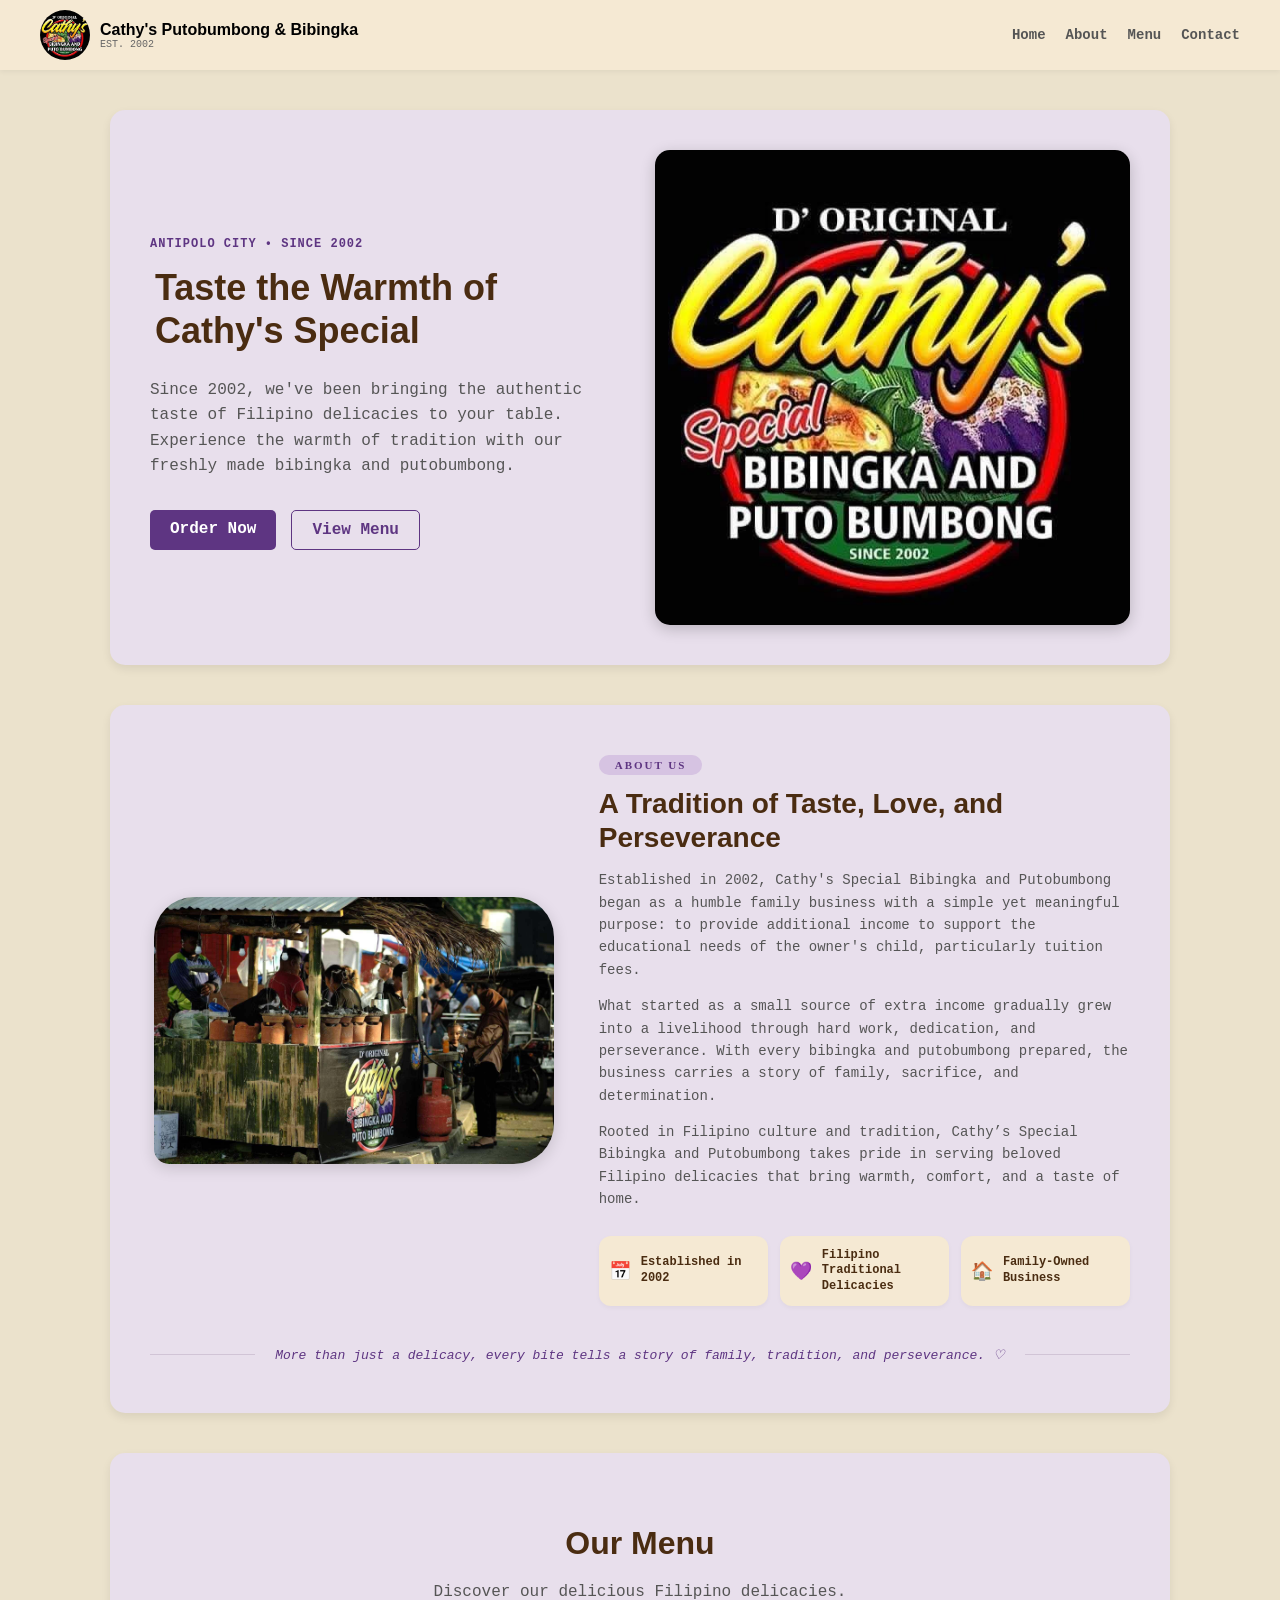
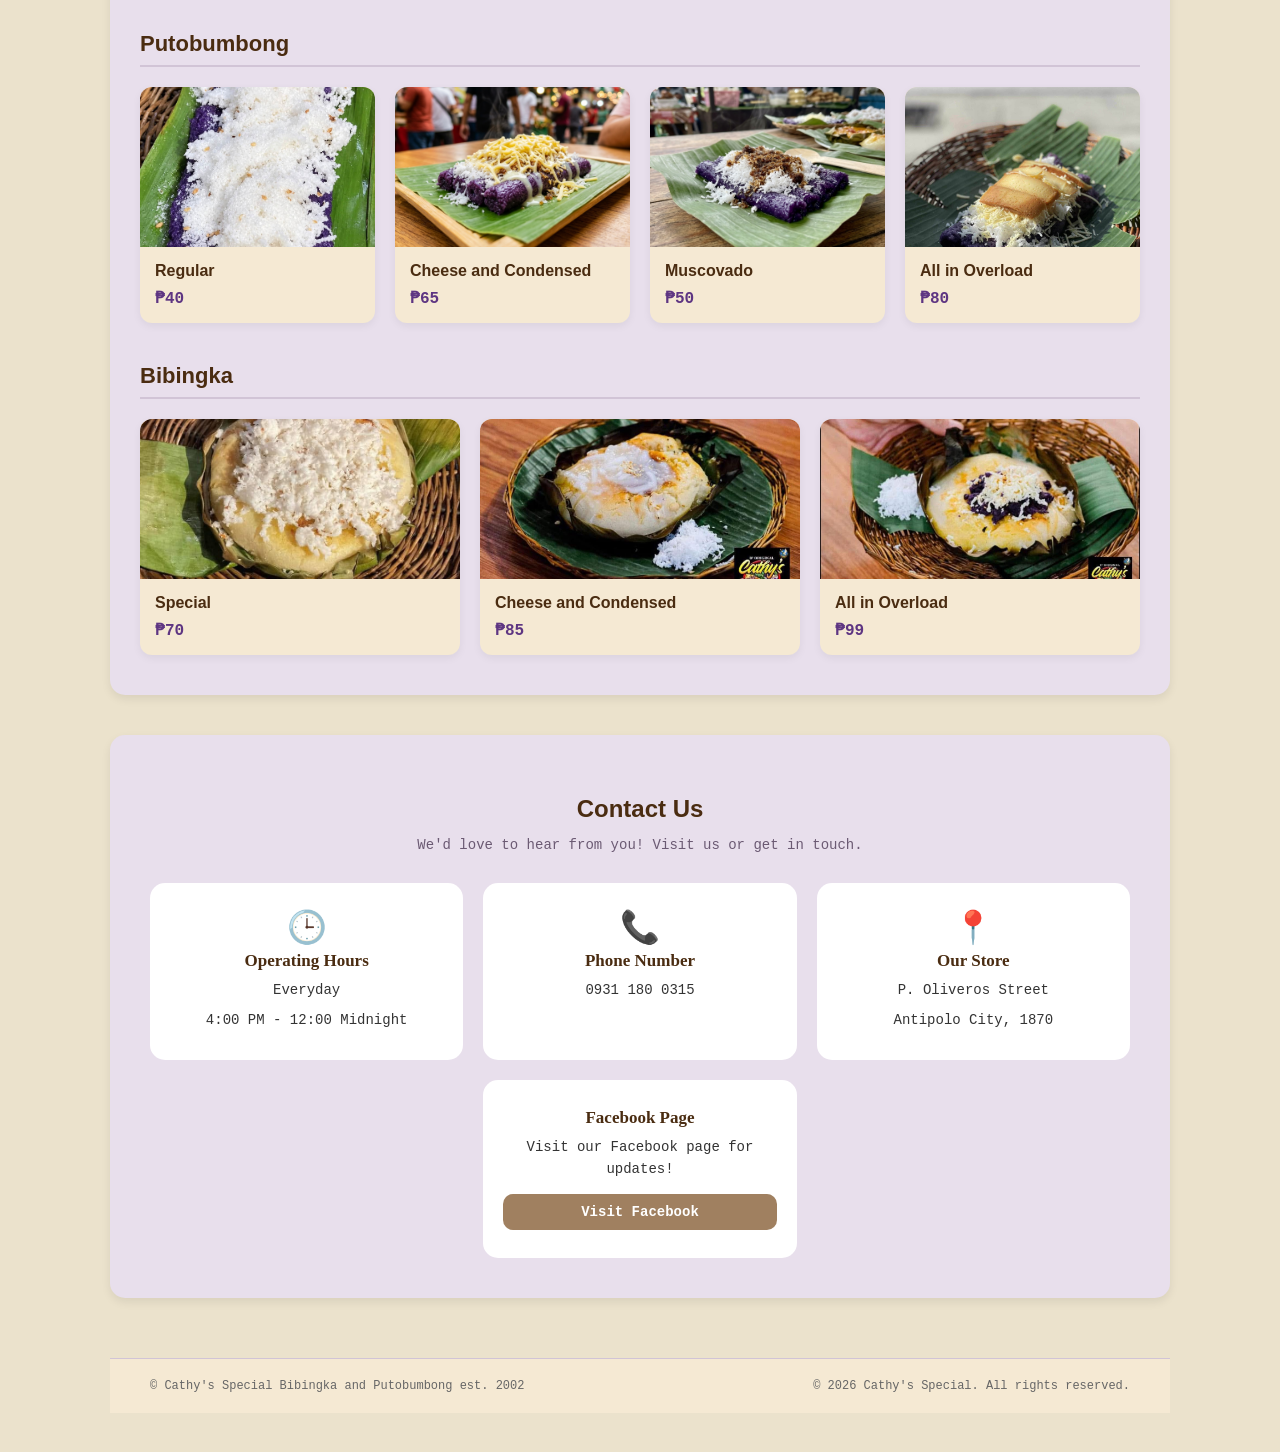
<file: cathy/index.html>
<!DOCTYPE html>
<html lang="en">
<head>
    <meta charset="UTF-8">
    <meta name="viewport" content="width=device-width, initial-scale=1.0">
    <title>Cathy's Special Putobumbong & Bibingka</title>
    <link rel="stylesheet" href="style.css">
<body>




    <!-- Header Navigation -->
    <header class="site-header">
        <div class="logo-area">
            <div class="logo-circle">
                <img src="img/67f85092-b2d7-48e2-ab3c-2b78252690cd.jpeg" alt="Cathy's Logo">
            </div>
            <div class="logo-text">
                <h2>Cathy's Putobumbong & Bibingka</h2>
                <p>EST. 2002</p>
            </div>
        </div>
        <div class="navigation-container">
            <a href="#home">Home</a>
            <a href="#about">About</a>
            <a href="#menu">Menu</a>
            <a href="#contact">Contact</a>
        </div>
    </header>




    <main>
        <!-- 1. HOME SECTION -->
        <section id="home" class="hero-section">
            <div class="hero-content">
                <p class="hero-subtitle">ANTIPOLO CITY • SINCE 2002</p>
                <h1>Taste the Warmth of Cathy's Special</h1>
                <p class="hero-description">Since 2002, we've been bringing the authentic taste of Filipino delicacies to your table. Experience the warmth of tradition with our freshly made bibingka and putobumbong.</p>
                <div class="hero-buttons">
                    <a href="#menu" class="btn-primary">Order Now</a>
                    <a href="#menu" class="btn-secondary">View Menu</a>
                </div>
            </div>
            <div class="hero-image-placeholder">
                <img src="img/67f85092-b2d7-48e2-ab3c-2b78252690cd.jpeg" class="hero-img" alt="Cathy's Special">
            </div>
        </section>




        <!-- ABOUT US SECTION -->
        <section id="about" class="about-section">
            <div class="about-container">
               
                <!-- Left Side: Image -->
                <div class="about-image-wrapper">
                    <img src="img/0e7ba8bd-8b12-4aca-85dd-a57d94437d6d.jpeg" alt="Cathy's Bibingka and Putobumbong" class="about-img">
                </div>




                <!-- Right Side: Content & 3 Boxes -->
                <div class="about-content">
                    <div class="about-tag">ABOUT US</div>
                    <h2>A Tradition of Taste, Love, and Perseverance</h2>
                   
                    <p>Established in 2002, Cathy's Special Bibingka and Putobumbong began as a humble family business with a simple yet meaningful purpose: to provide additional income to support the educational needs of the owner's child, particularly tuition fees.</p>
                   
                    <p>What started as a small source of extra income gradually grew into a livelihood through hard work, dedication, and perseverance. With every bibingka and putobumbong prepared, the business carries a story of family, sacrifice, and determination.</p>
                   
                    <p>Rooted in Filipino culture and tradition, Cathy’s Special Bibingka and Putobumbong takes pride in serving beloved Filipino delicacies that bring warmth, comfort, and a taste of home.</p>




                    <!-- 3 Feature Boxes -->
                    <div class="about-features">
                        <div class="feature-card">
                            <div class="feature-icon">📅</div>
                            <div class="feature-text">Established in 2002</div>
                        </div>
                        <div class="feature-card">
                            <div class="feature-icon">💜</div>
                            <div class="feature-text">Filipino Traditional Delicacies</div>
                        </div>
                        <div class="feature-card">
                            <div class="feature-icon">🏠</div>
                            <div class="feature-text">Family-Owned Business</div>
                        </div>
                    </div>
                </div>




            </div>




            <!-- Bottom Quote Line -->
            <div class="about-footer-quote">
                <hr class="quote-line">
                <p>More than just a delicacy, every bite tells a story of family, tradition, and perseverance. ♡</p>
                <hr class="quote-line">
            </div>
        </section>




        <!-- 3. MENU SECTION -->
        <section id="menu" class="menu-section">
            <h1>Our Menu</h1>
            <p class="menu-subtitle">Discover our delicious Filipino delicacies.</p>




            <!-- PUTOBUMBONG CATEGORY -->
            <div class="category">
                <h2>Putobumbong</h2>
                <div class="menu-cards">
                    <div class="menu-card">
                        <img src="img/799202615_1062933843209439_6386072209157563175_n.jpg" alt="Regular" class="card-image">
                        <div class="card-content">
                            <h2>Regular</h2>
                            <p class="price">₱40</p>
                        </div>
                    </div>




                    <div class="menu-card">
                        <img src="img/cheese and condensed.jpg" alt="Cheese and Condensed Putobumbong" class="card-image">
                        <div class="card-content">
                            <h2>Cheese and Condensed</h2>
                            <p class="price">₱65</p>
                        </div>
                    </div>




                    <div class="menu-card">
                        <img src="img/muscovado.jpg" alt="Muscovado Putobumbong" class="card-image">
                        <div class="card-content">
                            <h2>Muscovado</h2>
                            <p class="price">₱50</p>
                        </div>
                    </div>




                    <div class="menu-card">
                        <img src="img/puto.jpg" alt="All in Overload Putobumbong" class="card-image">
                        <div class="card-content">
                            <h2>All in Overload</h2>
                            <p class="price">₱80</p>
                        </div>
                    </div>
                </div>
            </div>




            <!-- BIBINGKA CATEGORY -->
            <div class="category" style="margin-top: 40px;">
                <h2>Bibingka</h2>
                <div class="menu-cards">
                    <div class="menu-card">
                        <img src="img/specialbibingka.jpg" alt="Special Bibingka" class="card-image">
                        <div class="card-content">
                            <h2>Special</h2>
                            <p class="price">₱70</p>
                        </div>
                    </div>




                    <div class="menu-card">
                        <img src="img/bibingkacheesecondensed.jpg" alt="Cheese and Condensed Bibingka" class="card-image">
                        <div class="card-content">
                            <h2>Cheese and Condensed</h2>
                            <p class="price">₱85</p>
                        </div>
                    </div>




                    <div class="menu-card">
                        <img src="img/overloadbibingka.jpg" alt="All in Overload Bibingka" class="card-image">
                        <div class="card-content">
                            <h2>All in Overload</h2>
                            <p class="price">₱99</p>
                        </div>
                    </div>
                </div>
            </div>
        </section>




 <!-- 4. CONTACT SECTION -->
<section id="contact" class="details-section">
    <h2>Contact Us</h2>
    <p class="contact-intro">We'd love to hear from you! Visit us or get in touch.</p>


    <div class="details-grid">


        <div class="contact-box">
            <div class="icon">🕒</div>
            <h3>Operating Hours</h3>
            <p>Everyday</p>
            <p>4:00 PM - 12:00 Midnight</p>
        </div>


        <div class="contact-box">
            <div class="icon">📞</div>
            <h3>Phone Number</h3>
            <p><a href="tel:+639311800315">0931 180 0315</a></p>
        </div>


        <div class="contact-box">
            <div class="icon">📍</div>
            <h3>Our Store</h3>
            <p>P. Oliveros Street</p>
            <p>Antipolo City, 1870</p>
        </div>


        <div class="contact-box facebook">
            <h3>Facebook Page</h3>
            <p>Visit our Facebook page for updates!</p>
            <a href="https://www.facebook.com/profile.php?id=100084784983310" target="_blank" rel="noopener" class="contact-link">Visit Facebook</a>
        </div>


    </div>
</section>


    <!-- Footer -->
    <footer class="site-footer">
        <p>© Cathy's Special Bibingka and Putobumbong est. 2002</p>
        <p>© 2026 Cathy's Special. All rights reserved.</p>
    </footer>




</body>
</html>
</file>
<file: cathy/style.css>
body {
    background-color: #EBE2CC;
    margin: 0;
    padding: 0;
}




html {
    scroll-behavior: smooth;
    box-sizing: border-box;
}




*, *:before, *:after {
    box-sizing: inherit;
}




h1 {
    padding: 5px;
    font-family: 'Momo Trust Display', sans-serif;
    font-style: normal;
    font-weight: bold;
}




h2 {
    font-family: 'Momo Trust Display', sans-serif;
    font-style: normal;
    font-weight: bold;
}




p {
    font-family: 'Inconsolata', monospace;
    font-size: medium;
}




a {
    font-family: 'Inconsolata', monospace;
    text-decoration: none;
    color: #333;
}




/* =========================================
   HEADER & NAVIGATION
   ========================================= */




.site-header {
    background-color: #F5E9D3;
    padding: 10px 40px;
    display: flex;
    justify-content: space-between;
    align-items: center;
    box-shadow: 0 2px 5px rgba(0,0,0,0.05);
    position: sticky;
    top: 0;
    z-index: 1000;
}




.logo-area {
    display: flex;
    align-items: center;
    gap: 10px;
}




.logo-circle {
    width: 50px;
    height: 50px;
    border-radius: 50%;
    overflow: hidden;
    display: flex;
    align-items: center;
    justify-content: center;
    background-color: #000;
}




.logo-circle img {
    width: 100%;
    height: 100%;
    object-fit: cover;
}




.logo-text h2 {
    margin: 0;
    font-size: 16px;
}




.logo-text p {
    margin: 0;
    font-size: 10px;
    color: #666;
}




.navigation-container {
    display: flex;
    align-items: center;
    gap: 20px;
    background-color: transparent;
}




.navigation-container a {
    font-weight: bold;
    font-size: 14px;
    color: #555;
    transition: color 0.2s ease;
}




.navigation-container a:hover {
    color: #5E3582;
}




main {
    max-width: 1100px;
    margin: 0 auto;
    padding: 40px 20px;
    display: flex;
    flex-direction: column;
    gap: 40px;
}




/* =========================================
   HERO / HOME SECTION
   ========================================= */




.hero-section {
    background-color: #E8DFEC;
    border-radius: 15px;
    display: flex;
    padding: 40px;
    gap: 30px;
    align-items: center;
    box-shadow: 0 4px 10px rgba(0,0,0,0.08);
}




.hero-content {
    flex: 1;
}




.hero-subtitle {
    color: #5E3582;
    font-size: 12px;
    font-weight: bold;
    letter-spacing: 1px;
    margin-bottom: 10px;
}




.hero-content h1 {
    font-size: 36px;
    color: #4A2C11;
    line-height: 1.2;
    margin: 0 0 20px 0;
}




.hero-description {
    color: #555;
    line-height: 1.6;
    margin-bottom: 30px;
}




.hero-buttons {
    display: flex;
    gap: 15px;
}




.btn-primary {
    background-color: #5E3582;
    color: white;
    padding: 10px 20px;
    border-radius: 5px;
    font-weight: bold;
    font-family: 'Inconsolata', monospace;
}




.btn-secondary {
    background-color: transparent;
    color: #5E3582;
    padding: 10px 20px;
    border-radius: 5px;
    font-weight: bold;
    border: 1px solid #5E3582;
    font-family: 'Inconsolata', monospace;
}




.hero-image-placeholder {
    flex: 1;
    display: flex;
    justify-content: center;
    align-items: center;
}




.hero-img {
    max-width: 100%;
    height: auto;
    border-radius: 15px;
    box-shadow: 0 4px 15px rgba(0,0,0,0.2);
}




/* =========================================
   ABOUT US SECTION
   ========================================= */




.about-section {
    background-color: #E8DFEC;
    border-radius: 15px;
    padding: 50px 40px;
    box-shadow: 0 4px 10px rgba(0,0,0,0.08);
}




.about-container {
    display: flex;
    gap: 40px;
    align-items: center;
    max-width: 100%;
}




.about-image-wrapper {
    flex: 1;
    display: flex;
    justify-content: center;
}




.about-img {
    width: 100%;
    max-width: 400px;
    height: auto;
    border-radius: 40px 40px 40px 15px;
    object-fit: cover;
    box-shadow: 0 4px 15px rgba(0,0,0,0.15);
}




.about-content {
    flex: 1.3;
    text-align: left;
}




.about-tag {
    display: inline-block;
    background-color: #D6C3E2;
    color: #5E3582;
    font-size: 11px;
    font-weight: bold;
    letter-spacing: 2px;
    padding: 4px 16px;
    border-radius: 15px;
    margin-bottom: 12px;
}




.about-content h2 {
    font-size: 28px;
    color: #4A2C11;
    margin: 0 0 15px 0;
    line-height: 1.2;
}




.about-content p {
    font-size: 14px;
    color: #555;
    line-height: 1.6;
    margin-bottom: 12px;
}




.about-features {
    display: flex;
    gap: 12px;
    margin-top: 25px;
}




.feature-card {
    flex: 1;
    background-color: #F5E9D3;
    padding: 12px 10px;
    border-radius: 12px;
    display: flex;
    align-items: center;
    gap: 10px;
    box-shadow: 0 2px 5px rgba(0,0,0,0.04);
}




.feature-icon {
    font-size: 18px;
}




.feature-text {
    font-size: 12px;
    font-weight: bold;
    color: #4A2C11;
    line-height: 1.3;
    font-family: 'Inconsolata', monospace;
}




.about-footer-quote {
    margin-top: 40px;
    display: flex;
    align-items: center;
    gap: 20px;
}




.quote-line {
    flex: 1;
    border: none;
    border-top: 1px solid #D1C4D6;
}




.about-footer-quote p {
    margin: 0;
    font-style: italic;
    color: #5E3582;
    font-size: 13px;
    white-space: nowrap;
}




/* =========================================
   MENU SECTION
   ========================================= */




.menu-section {
    text-align: center;
    background-color: #E8DFEC;
    border-radius: 15px;
    padding: 40px 30px;
    box-shadow: 0 4px 10px rgba(0,0,0,0.08);
}




.menu-section > h1 {
    font-size: 32px;
    color: #4A2C11;
    margin-bottom: 5px;
}




.menu-subtitle {
    color: #555;
    margin-bottom: 30px;
}




.category {
    margin-top: 20px;
    text-align: left;
}




.category h2 {
    font-size: 22px;
    color: #4A2C11;
    border-bottom: 2px solid #D1C4D6;
    padding-bottom: 8px;
    margin-bottom: 20px;
}






.menu-cards {
    display: flex;
    flex-wrap: wrap;
    gap: 20px;
    justify-content: flex-start;
}




.menu-card {
    background-color: #F5E9D3;
    border-radius: 12px;
    overflow: hidden;
    width: calc(25% - 15px);
    min-width: 200px;
    flex-grow: 1;
    box-shadow: 0 3px 8px rgba(0,0,0,0.06);
    display: flex;
    flex-direction: column;
}




.card-image {
    height: 160px;
    width: 100%;
    object-fit: cover;
}




.card-content {
    padding: 15px;
    display: flex;
    flex-direction: column;
    justify-content: space-between;
    flex-grow: 1;
}




.card-content h2 {
    font-size: 16px;
    margin: 0 0 8px 0;
    color: #4A2C11;
    border: none;
    padding: 0;
}




.price {
    font-family: 'Inconsolata', monospace;
    font-weight: bold;
    color: #5E3582;
    font-size: 16px;
    margin: 0;
}




/* =========================================
   CONTACT SECTION (DETAILS SECTION)
   ========================================= */


.details-section {
    background-color: #E8DFEC;
    border-radius: 15px;
    padding: 40px;
    box-shadow: 0 4px 10px rgba(0,0,0,0.08);
}


.details-section h2 {
    text-align: center;
    font-size: 24px;
    color: #4A2C11;
    margin-bottom: 10px;
}


.contact-intro {
    text-align: center;
    font-size: 14px;
    color: #6b5a73;
    margin-bottom: 30px;
}


.details-grid {
    display: grid;
    grid-template-columns: repeat(3, 1fr);
    gap: 20px;
}


.contact-box {
    background-color: #fff;
    border-radius: 15px;
    padding: 28px 20px;
    text-align: center;
    display: flex;
    flex-direction: column;
    align-items: center;
    gap: 8px;
}


.contact-box .icon {
    font-size: 32px;
    line-height: 1;
}


.contact-box h3 {
    margin: 0;
    font-size: 17px;
    color: #4A2C11;
}


.contact-box p {
    margin: 0;
    font-family: 'Inconsolata', monospace;
    font-size: 14px;
    color: #333;
    line-height: 1.6;
}


.contact-box p a {
    color: inherit;
    text-decoration: none;
}


/* Facebook card: centered in the middle column of the second row */
.contact-box.facebook {
    grid-column: 2;
    justify-content: center;
}


.contact-link {
    display: block;
    width: 100%;
    margin-top: 6px;
    padding: 10px 12px;
    background-color: #A08060;
    color: #fff;
    font-family: 'Inconsolata', monospace;
    font-weight: bold;
    font-size: 14px;
    text-decoration: none;
    border-radius: 10px;
}


.contact-link:hover,
.contact-link:focus-visible {
    background-color: #86684B;
}


/* Tablet and phone: stack the cards */
@media (max-width: 768px) {
    .details-grid {
        grid-template-columns: 1fr;
    }


    .contact-box.facebook {
        grid-column: auto;
    }
}






/* =========================================
   FOOTER
   ========================================= */




.site-footer {
    background-color: #F5E9D3;
    padding: 20px 40px;
    display: flex;
    justify-content: space-between;
    align-items: center;
    border-top: 1px solid #D1C4D6;
    margin-top: 20px;
}




.site-footer p {
    margin: 0;
    font-size: 12px;
    color: #666;
}
</file>
